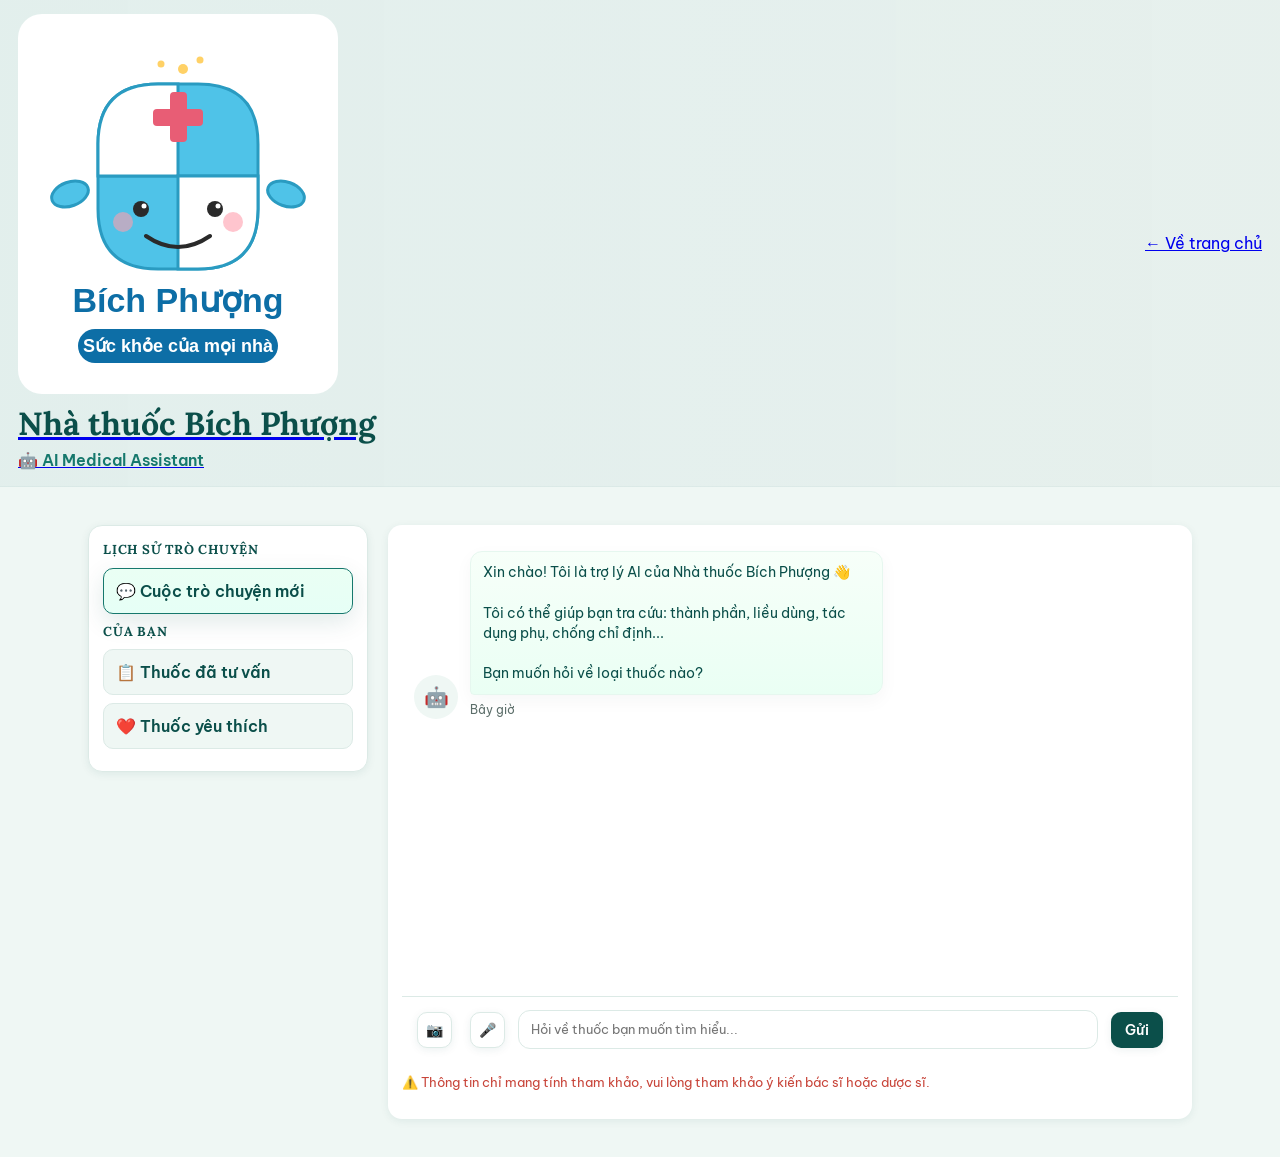
<file: pages/ai-tu-van.html>
<!DOCTYPE html>
<html>

<head>
    <meta charset="UTF-8">
    <title>Tư vấn AI - Nhà thuốc Bích Phượng</title>
    <link rel="stylesheet" href="../style.css">
</head>

<body class="trangTuVanAI">

    <header class="headerTuVan">
        <a href="../index.html" class="logoTuVan">
            <img src="../linh-vat-bich-phuong-v2.svg" alt="Logo" class="logoAnhTuVan">
            <div>
                <h1>Nhà thuốc Bích Phượng</h1>
                <p>🤖 AI Medical Assistant</p>
            </div>
        </a>
        <a href="../index.html" class="nutVeTrangChu">← Về trang chủ</a>
    </header>

    <div class="khungTuVanChinh">

        <aside class="menuTuVanai">
            <h3>Lịch sử trò chuyện</h3>
            <div class="mucLichSuChat active">💬 Cuộc trò chuyện mới</div>

            <h3>Của bạn</h3>
            <div class="mucCongCu" data-cong-cu="thuocDaTuVan">📋 Thuốc đã tư vấn</div>
            <div class="mucCongCu" data-cong-cu="thuocYeuThich">❤️ Thuốc yêu thích</div>
        </aside>

        <main class="khungChat">

            <div class="vungTinNhan" id="vungTinNhan">
                <div class="tinNhan tinNhanAI">
                    <div class="avatarChat avatarAI">🤖</div>
                    <div class="noiDungTinNhan">
                        <div class="bongChat bongChatAI">
                            Xin chào! Tôi là trợ lý AI của Nhà thuốc Bích Phượng 👋<br><br>
                            Tôi có thể giúp bạn tra cứu: thành phần, liều dùng, tác dụng phụ, chống chỉ định...<br><br>
                            Bạn muốn hỏi về loại thuốc nào?
                        </div>
                        <span class="thoiGianChat">Bây giờ</span>
                    </div>
                </div>
            </div>

            <div class="dangGoChat" id="dangGoChat" style="display:none;">
                <div class="avatarChat avatarAI">🤖</div>
                <div class="bongChat bongChatAI">
                    <span class="cham"></span><span class="cham"></span><span class="cham"></span>
                </div>
            </div>

            <div class="khungNhapChat">
                <button type="button" class="nutIconChat" id="nutUpload" title="Tải ảnh lên">📷</button>
                <button type="button" class="nutIconChat" id="nutMicro" title="Ghi âm">🎤</button>
                <input type="text" id="oNhapChat" placeholder="Hỏi về thuốc bạn muốn tìm hiểu...">
                <button type="button" id="nutGuiChat">Gửi</button>
            </div>

            <p class="canhBaoAI">⚠️ Thông tin chỉ mang tính tham khảo, vui lòng tham khảo ý kiến bác sĩ hoặc dược sĩ.
            </p>

        </main>
    </div>

    <script src="ai-tu-van.js"></script>
</body>

</html>
</file>
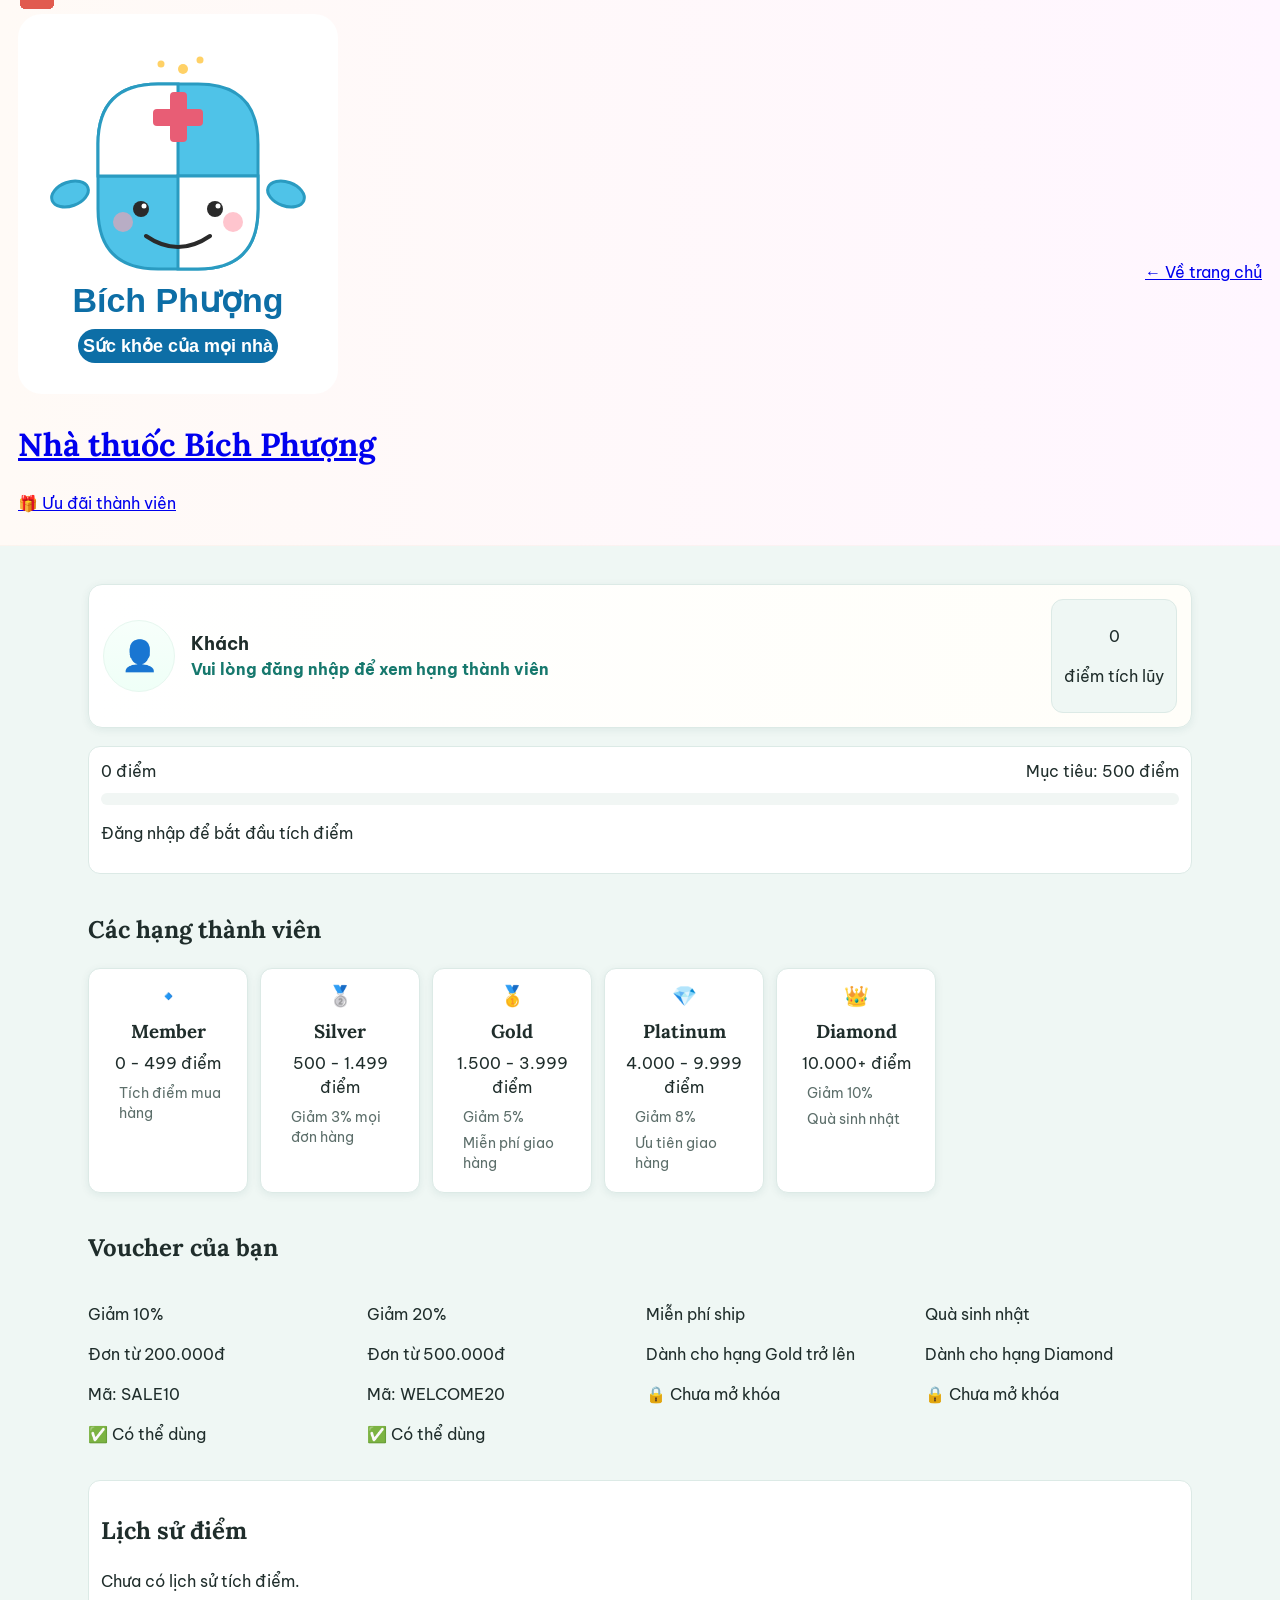
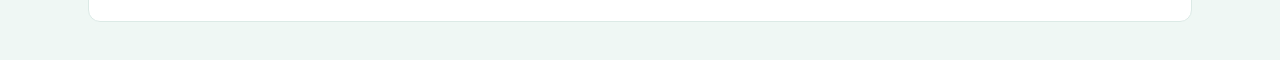
<file: pages/uu-dai-thanh-vien.html>
<!DOCTYPE html>
<html>

<head>
    <meta charset="UTF-8">
    <title>Ưu đãi thành viên - Nhà thuốc Bích Phượng</title>
    <link rel="stylesheet" href="../style.css">
</head>

<body class="trangVip">

    <header class="headerTuVan">
        <a href="../index.html" class="logoTuVan">
            <img src="../linh-vat-bich-phuong-v2.svg" alt="Logo" class="logoAnhTuVan">
            <div>
                <h1>Nhà thuốc Bích Phượng</h1>
                <p>🎁 Ưu đãi thành viên</p>
            </div>
        </a>
        <a href="../index.html" class="nutVeTrangChu">← Về trang chủ</a>
    </header>

    <div class="khungVipChinh">

        <section class="theHangThanhVien">
            <div class="avatarVip">👤</div>
            <div class="thongTinVip">
                <p class="tenKhachVip" id="tenKhachVip">Khách</p>
                <p class="hangThanhVienVip" id="hangThanhVienVip">Chưa đăng nhập</p>
            </div>
            <div class="diemVip">
                <p class="soDiemVip" id="soDiemVipLon">0</p>
                <p>điểm tích lũy</p>
            </div>
        </section>

        <section class="tienTrinhVip">
            <div class="hangTienTrinh">
                <span id="diemHienTaiText">0 điểm</span>
                <span id="diemMucTieuText">Mục tiêu: 500 điểm</span>
            </div>
            <div class="thanhTienTrinhNen">
                <div class="thanhTienTrinhFill" id="thanhTienTrinhFill" style="width:0%;"></div>
            </div>
            <p class="ghiChuTienTrinh" id="ghiChuTienTrinh">Tích thêm 500 điểm để lên hạng Silver</p>
        </section>

        <section class="danhSachHangVip">
            <h2>Các hạng thành viên</h2>
            <div class="luoiHangVip">
                <div class="theHangNho" data-hang="Member">
                    <div class="iconHang">🔹</div>
                    <h3>Member</h3>
                    <p>0 - 499 điểm</p>
                    <ul>
                        <li>Tích điểm mua hàng</li>
                    </ul>
                </div>
                <div class="theHangNho" data-hang="Silver">
                    <div class="iconHang">🥈</div>
                    <h3>Silver</h3>
                    <p>500 - 1.499 điểm</p>
                    <ul>
                        <li>Giảm 3% mọi đơn hàng</li>
                    </ul>
                </div>
                <div class="theHangNho" data-hang="Gold">
                    <div class="iconHang">🥇</div>
                    <h3>Gold</h3>
                    <p>1.500 - 3.999 điểm</p>
                    <ul>
                        <li>Giảm 5%</li>
                        <li>Miễn phí giao hàng</li>
                    </ul>
                </div>
                <div class="theHangNho" data-hang="Platinum">
                    <div class="iconHang">💎</div>
                    <h3>Platinum</h3>
                    <p>4.000 - 9.999 điểm</p>
                    <ul>
                        <li>Giảm 8%</li>
                        <li>Ưu tiên giao hàng</li>
                    </ul>
                </div>
                <div class="theHangNho" data-hang="Diamond">
                    <div class="iconHang">👑</div>
                    <h3>Diamond</h3>
                    <p>10.000+ điểm</p>
                    <ul>
                        <li>Giảm 10%</li>
                        <li>Quà sinh nhật</li>
                    </ul>
                </div>
            </div>
        </section>

        <section class="danhSachVoucher">
            <h2>Voucher của bạn</h2>
            <div class="luoiVoucher" id="luoiVoucher"></div>
        </section>

        <section class="lichSuVip">
            <h2>Lịch sử điểm</h2>
            <div id="lichSuDiemVip"></div>
        </section>

    </div>

    <script src="uu-dai-thanh-vien.js"></script>
</body>

</html>
</file>
<file: style.css>
@import url('https://fonts.googleapis.com/css2?family=Lora:ital,wght@0,500;0,600;0,700;1,500&family=Be+Vietnam+Pro:wght@400;500;600;700&display=swap');

* {
    box-sizing: border-box;
}

:root {
    --pine: #0B4F4A;
    --teal: #16786D;
    --mint: #EFF7F4;
    --white: #FFFFFF;
    --clay: #E15B4F;
    --clay-dark: #C8453A;
    --ink: #1F2D2B;
    --ink-soft: #5C6E6A;
    --line: #DCEAE6;
    --shadow-sm: 0 2px 8px rgba(11, 79, 74, 0.08);
    --shadow-md: 0 8px 24px rgba(11, 79, 74, 0.12);
    --shadow-lg: 0 20px 48px rgba(11, 79, 74, 0.22);
}

html {
    scroll-behavior: smooth;
}

body {
    font-family: "Be Vietnam Pro", "Segoe UI", sans-serif;
    background: var(--mint);
    margin: 0;
    padding: 0;
    color: var(--ink);
    font-size: 16px;
    line-height: 1.5;
}

h1,
h2,
h3 {
    font-family: "Lora", serif;
}

p {
    font-size: 16px;
}

/* ============ header(tiêu đề) ============ */
.header {
    background: var(--pine);
    color: var(--white);
    padding: 28px 24px 46px;
    text-align: center;
    position: relative;
    box-shadow: var(--shadow-lg);
}

.hangTieuDe {
    display: flex;
    align-items: center;
    justify-content: center;
    gap: 16px;
    flex-wrap: wrap;
    position: relative;
    padding-right: 60px;
}

.linhVat {
    width: 90px;
    background: var(--white);
    border-radius: 20px;
    padding: 6px;
    box-shadow: var(--shadow-md);
}

.header h1 {
    color: var(--white);
    margin: 0;
    font-size: 32px;
    font-weight: 700;
}

.header p {
    color: rgba(255, 255, 255, 0.86);
    margin: 8px 0 0;
    font-size: 15px;
}

/* ============ LAYOUT CHÍNH ============ */
.noi-dung-chinh {
    background: var(--white);
    max-width: 1140px;
    margin: -28px auto 0;
    padding: 28px;
    border-radius: 22px;
    box-shadow: var(--shadow-lg);
    position: relative;
    border: 1px solid var(--line);
}

/* ============ Ô TÌM KIẾM ============ */
#oTimKiem {
    padding: 12px 18px;
    width: 100%;
    max-width: 360px;
    border: 1.5px solid var(--line);
    border-radius: 999px;
    font-size: 15px;
    margin-bottom: 14px;
    outline: none;
    font-family: inherit;
    background: var(--mint);
    color: var(--ink);
}

#oTimKiem:focus {
    border-color: var(--teal);
    background: var(--white);
    box-shadow: 0 0 0 3px rgba(22, 120, 109, 0.15);
}

/* ============ NÚT BẤM CHUNG ============ */
button {
    background: var(--teal);
    color: var(--white);
    border: none;
    border-radius: 10px;
    padding: 9px 18px;
    margin: 5px;
    font-size: 14px;
    font-weight: 600;
    cursor: pointer;
    font-family: inherit;
    box-shadow: var(--shadow-sm);
    transition: transform 0.15s ease, box-shadow 0.15s ease, background 0.15s ease;
}

button:hover {
    background: var(--pine);
    transform: translateY(-1px);
    box-shadow: var(--shadow-md);
}

button:active {
    transform: translateY(0);
}

button:disabled {
    background: #b7c4c1;
    color: #fff;
    cursor: not-allowed;
    box-shadow: none;
    transform: none;
}

/* ============ MENU DANH MỤC / MEGA MENU ============ */
.menuChinh {
    display: flex;
    gap: 10px;
    margin: 14px 0 18px;
    position: relative;
    flex-wrap: wrap;
}

.nutMoMenu {
    background: var(--mint);
    color: var(--pine);
    border: 1.5px solid var(--line);
    box-shadow: none;
    font-weight: 600;
}

.nutMoMenu:hover {
    background: var(--pine);
    color: var(--white);
    border-color: var(--pine);
}

.nutTatCa {
    background: var(--ink);
    color: var(--white);
}

.nutTatCa:hover {
    background: #000;
}

#megaMenu {
    position: absolute;
    background: var(--white);
    border: 1px solid var(--line);
    box-shadow: var(--shadow-lg);
    display: flex;
    width: 520px;
    z-index: 50;
    border-radius: 18px;
    overflow: hidden;
    margin-top: 8px;
}

.cotPhai {
    flex: 1;
    padding: 16px;
    display: flex;
    flex-wrap: wrap;
    align-content: flex-start;
    gap: 8px;
}

.mucCotPhai {
    padding: 7px 14px;
    background: var(--mint);
    border-radius: 999px;
    cursor: pointer;
    font-size: 14px;
    color: var(--pine);
    font-weight: 600;
}

.mucCotPhai:hover {
    background: var(--teal);
    color: var(--white);
}

/* ============ SẢN PHẨM ============ */
ol {
    display: flex;
    justify-content: center;
    flex-wrap: wrap;
    gap: 22px;
    padding: 0;
    margin-top: 20px;
}

li {
    position: relative;
    background: var(--white);
    border: 1px solid var(--line);
    border-radius: 16px;
    padding: 20px 20px 18px;
    margin: 6px 0;
    list-style: none;
    width: 252px;
    text-align: left;
    box-shadow: var(--shadow-sm);
    transition: transform 0.22s ease, box-shadow 0.22s ease;
    animation: hienLen 0.4s ease;
}

li::before {
    content: "";
    position: absolute;
    top: -1px;
    left: 20px;
    width: 34px;
    height: 10px;
    background: var(--clay);
    border-radius: 0 0 6px 6px;
}

li:hover {
    transform: translateY(-6px);
    box-shadow: var(--shadow-md);
    border-color: var(--teal);
}

li img {
    width: 100%;
    height: 140px;
    object-fit: cover;
    border-radius: 12px;
    margin-bottom: 12px;
    background: var(--mint);
}

.tenSanPham {
    font-weight: 700;
    cursor: pointer;
    color: var(--pine);
    font-family: "Lora", serif;
    font-size: 16px;
}

.nutXemChiTiet {
    display: inline-block;
    font-size: 12.5px;
    color: var(--teal);
    cursor: pointer;
    margin-top: 4px;
    text-decoration: underline;
    text-decoration-style: dotted;
}

.nutXemChiTiet:hover {
    color: var(--pine);
}

.chitiet {
    background: var(--mint);
    padding: 10px 12px;
    margin-top: 10px;
    border-radius: 10px;
    font-size: 13px;
    text-align: left;
    color: var(--ink-soft);
    border-left: 3px solid var(--clay);
}

@keyframes hienLen {
    from {
        opacity: 0;
        transform: translateY(14px);
    }

    to {
        opacity: 1;
        transform: translateY(0);
    }
}

.nutThemGio {
    background: var(--clay);
}

.nutThemGio:hover {
    background: var(--clay-dark);
}

.nutbogio {
    background: var(--white);
    color: var(--ink-soft);
    border: 1.5px solid var(--line);
    box-shadow: none;
}

.nutbogio:hover {
    background: var(--mint);
    color: var(--ink);
}

.nutYeuThich {
    background: var(--white);
    color: #cbd6d3;
    border: 1.5px solid var(--line);
    box-shadow: none;
    padding: 4px 8px;
    margin: 8px 0 0 0;
    font-size: 19px;
    border-radius: 999px;
    line-height: 1;
}

.nutYeuThich:hover {
    transform: scale(1.08);
    box-shadow: none;
}

.nutYeuThich.active {
    background: #fdeceb;
    color: var(--clay);
    border-color: #f4c3bd;
}

/* ============ GIỎ HÀNG ============ */
.khuVucGioHang {
    position: relative;
    display: inline-block;
    margin-bottom: 16px;
}

#nutGioHangIcon {
    font-size: 15px;
    padding: 11px 18px;
    background: var(--clay);
    color: var(--white);
}

#nutGioHangIcon:hover {
    background: var(--clay-dark);
}

#khungGioHang {
    position: absolute;
    top: 52px;
    left: 0;
    background: var(--white);
    border: 1px solid var(--line);
    border-radius: 18px;
    box-shadow: var(--shadow-lg);
    padding: 22px;
    width: 350px;
    z-index: 80;
}

#khungGioHang h3 {
    margin: 0 0 6px;
    color: var(--pine);
}

#chiTietGioHang {
    font-size: 14px;
    margin-bottom: 10px;
    max-height: 190px;
    overflow-y: auto;
    padding-right: 4px;
}

.sanPhamTrongGio {
    text-align: left;
}

.sanPhamTrongGio p {
    margin: 2px 0;
    font-size: 14px;
}

.sanPhamTrongGio hr {
    border: none;
    border-top: 1px solid var(--line);
    margin: 10px 0;
}

.dongTongTien {
    font-weight: 700;
    font-size: 16px;
    border-top: 1px solid var(--line);
    padding-top: 10px;
    color: var(--pine);
    font-family: "Lora", serif;
}

.dongGiamGia {
    font-size: 14px;
    color: var(--clay-dark);
    font-weight: 600;
    border-top: none;
    padding-top: 0;
}

.dongDiem {
    font-size: 14px;
    color: var(--teal);
    font-weight: 600;
    border-top: none;
    padding-top: 0;
}

.dongCuoi {
    color: var(--pine);
    font-size: 15px;
}

#khungGioHang select {
    width: 100%;
    padding: 10px;
    border-radius: 10px;
    border: 1.5px solid var(--line);
    margin: 8px 0;
    font-family: inherit;
}

.khuVucMaGiamGia {
    margin: 10px 0 12px;
    padding: 12px;
    border: 1.5px dashed var(--teal);
    border-radius: 12px;
    background: var(--mint);
}

.khuVucTichDiem {
    margin: 8px 0 12px;
    padding: 12px;
    border: 1.5px dashed var(--clay);
    border-radius: 12px;
    background: #fdf3f2;
}

.chonDiem {
    display: flex;
    align-items: center;
    gap: 8px;
    font-weight: 600;
    color: var(--clay-dark);
}

.chonDiem input {
    width: auto;
    margin: 0;
}

.hangMaGiamGia {
    display: flex;
    gap: 6px;
    flex-wrap: wrap;
    margin-top: 6px;
}

#maGiamGia {
    flex: 1;
    min-width: 140px;
    margin: 0;
}

#nutApDungMaGiamGia,
#nutXoaMaGiamGia {
    padding: 8px 10px;
    margin: 0;
}

.thongBaoMaGiamGia {
    margin: 6px 0 0;
    font-size: 12px;
    color: var(--ink-soft);
}

#khungGioHang input,
#khungGioHang textarea {
    width: 100%;
    padding: 10px;
    border-radius: 10px;
    border: 1.5px solid var(--line);
    margin: 4px 0 8px;
    font-size: 14px;
    font-family: inherit;
}

.khungThongTinGiaoHang {
    margin-top: 10px;
    display: flex;
    flex-direction: column;
}

#nutThongTinGiaoHang {
    width: 100%;
    margin: 0 0 8px;
    background: var(--pine);
}

#formThongTinGiaoHang {
    display: flex;
    flex-direction: column;
    gap: 4px;
    padding: 12px;
    border: 1px solid var(--line);
    border-radius: 12px;
    background: var(--mint);
}

#formThongTinGiaoHang input,
#formThongTinGiaoHang textarea {
    margin: 0 0 6px;
}

.hangNutGioHang {
    display: flex;
    gap: 8px;
    margin-top: 10px;
}

.hangNutGioHang button {
    flex: 1;
}

.hangNutGioHang #nutThanhToan {
    background: var(--clay);
}

.hangNutGioHang #nutThanhToan:hover {
    background: var(--clay-dark);
}

/* ============ MODAL GIAO HÀNG NHANH ============ */
.hopThoaiGiaoHang {
    position: fixed;
    inset: 0;
    z-index: 200;
    display: flex;
    align-items: center;
    justify-content: center;
    padding: 16px;
}

.nenMo {
    position: absolute;
    inset: 0;
    background: rgba(11, 40, 37, 0.55);
}

.cuaSoGiaoHang {
    position: relative;
    background: var(--white);
    border-radius: 20px;
    width: min(94vw, 820px);
    max-height: 90vh;
    overflow-y: auto;
    box-shadow: var(--shadow-lg);
}

.tieuDeGiaoHang {
    display: flex;
    align-items: flex-start;
    justify-content: space-between;
    padding: 20px 24px;
    background: var(--pine);
    color: var(--white);
    border-radius: 20px 20px 0 0;
}

.tieuDeGiaoHang h2 {
    color: var(--white);
    margin: 0 0 6px;
    font-size: 20px;
}

.tieuDeGiaoHang p {
    color: rgba(255, 255, 255, 0.85);
    margin: 0;
    font-size: 13.5px;
}

.tieuDeGiaoHang button {
    background: rgba(255, 255, 255, 0.15);
    margin: 0;
    padding: 6px 10px;
    box-shadow: none;
}

.noiDungGiaoHang {
    display: grid;
    grid-template-columns: 1fr 1fr;
    gap: 20px;
    padding: 22px 24px;
}

.cotTraiGiaoHang label {
    font-size: 13px;
    font-weight: 600;
    color: var(--ink-soft);
    display: block;
    margin: 10px 0 4px;
}

.cotTraiGiaoHang select,
.cotTraiGiaoHang input {
    width: 100%;
    padding: 10px;
    border-radius: 10px;
    border: 1.5px solid var(--line);
    font-family: inherit;
}

#kiemTraKhuVuc {
    width: 100%;
    margin-top: 16px;
    background: var(--clay);
}

#kiemTraKhuVuc:hover {
    background: var(--clay-dark);
}

.nhanDiaChiDaLuu {
    font-size: 12px;
    font-weight: 700;
    color: var(--ink-soft);
    text-transform: uppercase;
    letter-spacing: 0.06em;
    margin: 0 0 8px;
}

.theDiaChiDaLuu {
    background: var(--mint);
    border: 1.5px dashed var(--teal);
    border-radius: 12px;
    padding: 14px;
    margin-bottom: 12px;
}

.theDiaChiDaLuu p {
    margin: 3px 0;
    font-size: 14px;
}

#nutKiemTraLaiDiaChiCu {
    width: 100%;
    background: var(--clay);
}

#nutKiemTraLaiDiaChiCu:hover {
    background: var(--clay-dark);
}

.nutPhu {
    width: 100%;
    background: var(--white);
    color: var(--pine);
    border: 1.5px solid var(--line);
    box-shadow: none;
    margin-top: 8px;
}

.nutPhu:hover {
    background: var(--mint);
}

.theThongTin {
    background: var(--mint);
    border-radius: 14px;
    padding: 16px;
    margin-bottom: 14px;
}

.theThongTin h3 {
    margin: 0 0 10px;
    color: var(--pine);
    font-size: 15px;
}

.theKetQua h4 {
    margin: 0 0 6px;
    font-size: 15px;
}

.theKetQua p {
    margin: 3px 0;
    font-size: 13.5px;
}

.thanhCong {
    color: #1a8f5e;
}

.canhBao {
    color: #b45309;
}

.thatBai {
    color: var(--clay-dark);
}

.bangThongTin {
    width: 100%;
    font-size: 13.5px;
    border-collapse: collapse;
}

.bangThongTin td {
    padding: 6px 4px;
    vertical-align: top;
}

.bangThongTin td:first-child {
    color: var(--ink-soft);
    width: 90px;
}

.chanHopThoai {
    padding: 16px 24px 24px;
}

#xacNhanDatHang {
    width: 100%;
    background: var(--pine);
}

/* ============ POPUP THANH TOÁN THÀNH CÔNG ============ */
.popupThanhCong {
    position: fixed;
    inset: 0;
    z-index: 500;
    display: flex;
    align-items: center;
    justify-content: center;
    background: rgba(11, 40, 37, 0.6);
    padding: 16px;
}

#phaoHoa {
    position: absolute;
    inset: 0;
    width: 100%;
    height: 100%;
    pointer-events: none;
}

.popupNoiDung {
    position: relative;
    background: var(--white);
    border-radius: 22px;
    padding: 32px;
    width: min(92vw, 420px);
    text-align: center;
    box-shadow: var(--shadow-lg);
}

.iconThanhCong {
    font-size: 46px;
}

.popupNoiDung h2 {
    color: var(--pine);
    margin: 6px 0 14px;
}

.badgeGiaoNhanh {
    display: inline-block;
    margin-left: 8px;
    background: #1a8f5e;
    color: #fff;
    padding: 4px 8px;
    border-radius: 999px;
    font-size: 12px;
    font-weight: 700;
    vertical-align: middle;
}

.popupNoiDung p {
    text-align: left;
    background: var(--mint);
    border-radius: 12px;
    padding: 14px;
    font-size: 14px;
    line-height: 1.8;
}

#nutDongPopupThanhCong {
    background: var(--clay);
    margin-top: 10px;
}

.xemDon {
    margin-top: 10px;
    color: var(--teal);
    text-decoration: underline;
    cursor: pointer;
    font-weight: 700;
}

#chiTietDon p,
#chiTietDon ul {
    margin: 6px 0;
    color: var(--ink);
}

/* ============ THÔNG BÁO KHUYẾN MÃI ============ */
.khuVucThongBao {
    margin: 20px 0 20px;
    padding: 16px 18px;
    border-radius: 16px;
    background: var(--mint);
    border: 1px solid var(--line);
}

.thongBaoStrip {
    display: grid;
    gap: 10px;
}

.thongBaoItem {
    display: none;
    align-items: center;
    justify-content: space-between;
    gap: 12px;
    padding: 12px 16px;
    border-radius: 12px;
    background: var(--white);
    color: var(--ink);
    border: 1px solid var(--line);
}

.thongBaoItem.active {
    display: flex;
    flex-wrap: wrap;
}

.thongBaoBadge {
    display: inline-flex;
    align-items: center;
    justify-content: center;
    padding: 5px 12px;
    border-radius: 999px;
    background: var(--clay);
    color: var(--white);
    font-size: 11px;
    font-weight: 700;
    text-transform: uppercase;
    letter-spacing: 0.06em;
}

/* ============ HAMBURGER MENU ============ */
#dauBaGach {
    position: absolute;
    top: 50%;
    right: 4px;
    transform: translateY(-50%);
    background: rgba(255, 255, 255, 0.14);
    color: var(--white);
    border: 1.5px solid rgba(255, 255, 255, 0.3);
    border-radius: 999px;
    font-size: 22px;
    cursor: pointer;
    box-shadow: none;
    padding: 8px 12px;
    width: 44px;
    height: 44px;
    display: inline-flex;
    align-items: center;
    justify-content: center;
    z-index: 10;
}

#dauBaGach:hover {
    background: rgba(255, 255, 255, 0.24);
}

#dauBaGach:focus-visible {
    outline: 2px solid #fff;
    outline-offset: 2px;
}

#menuBaGach {
    position: absolute;
    top: calc(100% + 10px);
    right: 0;
    width: 270px;
    background: var(--white);
    border-radius: 14px;
    box-shadow: var(--shadow-lg);
    z-index: 999;
    overflow: hidden;
    border: 1px solid var(--line);
}

.mucMenu {
    padding: 13px 16px;
    cursor: pointer;
    border-bottom: 1px solid var(--line);
    color: var(--ink);
    display: flex;
    align-items: center;
    gap: 10px;
    transition: background 0.18s ease, transform 0.18s ease;
    font-weight: 500;
    text-decoration: none;
    font-size: 14.5px;
}

.mucMenu:last-child {
    border-bottom: none;
}

.mucMenu:hover {
    background: var(--mint);
    color: var(--pine);
    transform: translateX(3px);
}

#khungTichDiem {
    padding: 12px 16px;
    background: #fdf3f2;
    color: var(--clay-dark);
}

#khungTichDiem p {
    margin: 4px 0;
    font-size: 14px;
}

/* ============ POPUP CHỨC NĂNG ============ */
.khungMenuChucNang {
    position: fixed;
    inset: 0;
    background: rgba(11, 40, 37, 0.55);
    display: flex;
    align-items: center;
    justify-content: center;
    padding: 20px;
    z-index: 400;
}

.khungMenuNoiDung {
    width: min(92vw, 480px);
    background: var(--white);
    border-radius: 18px;
    box-shadow: var(--shadow-lg);
    overflow: hidden;
}

.khungMenuHeader {
    display: flex;
    align-items: center;
    justify-content: space-between;
    padding: 16px 18px;
    border-bottom: 1px solid var(--line);
    background: var(--mint);
}

.khungMenuHeader h3 {
    margin: 0;
    color: var(--pine);
    font-size: 19px;
}

.khungMenuHeader button {
    margin: 0;
    padding: 6px 10px;
    background: var(--white);
    color: var(--pine);
    box-shadow: none;
}

.khungMenuBody {
    padding: 18px;
    color: var(--ink);
    max-height: 60vh;
    overflow-y: auto;
}

.khungMenuBody .bangThongTinChucNang {
    display: grid;
    gap: 8px;
}

.khungMenuBody .hangThongTin {
    padding: 11px 14px;
    border-radius: 10px;
    background: var(--mint);
    border: 1px solid var(--line);
    font-size: 14.5px;
}

.khungMenuBody .hangThongTin strong {
    color: var(--pine);
}

.hangNutYeuCauDangNhap {
    margin-top: 14px;
    text-align: center;
}

.khungMenuBody .nutKhungMenu {
    margin: 10px 0 0;
    padding: 9px 14px;
    background: var(--clay);
}

/* ============ YÊU THÍCH ============ */
.khungYeuThich {
    position: fixed;
    inset: 0;
    background: rgba(11, 40, 37, 0.55);
    display: flex;
    align-items: center;
    justify-content: center;
    padding: 20px;
    z-index: 300;
}

.khungYeuThichNoiDung {
    width: min(92vw, 560px);
    max-height: 80vh;
    overflow: hidden;
    background: var(--white);
    border-radius: 20px;
    box-shadow: var(--shadow-lg);
}

.khungYeuThichHeader {
    display: flex;
    align-items: center;
    justify-content: space-between;
    padding: 18px 20px;
    border-bottom: 1px solid var(--line);
    background: var(--mint);
}

.khungYeuThichHeader h3 {
    margin: 0;
    color: var(--pine);
    font-family: "Lora", serif;
}

.khungYeuThichHeader button {
    margin: 0;
    padding: 6px 10px;
    background: var(--white);
    color: var(--pine);
    box-shadow: none;
}

.khungYeuThichBody {
    padding: 18px 20px;
    max-height: calc(80vh - 74px);
    overflow-y: auto;
}

.mucYeuThich {
    display: flex;
    align-items: center;
    justify-content: space-between;
    gap: 12px;
    padding: 12px 0;
    border-bottom: 1px solid var(--line);
}

.mucYeuThich:last-child {
    border-bottom: none;
}

.mucYeuThich strong {
    display: block;
    color: var(--pine);
    font-family: "Lora", serif;
}

.mucYeuThich span {
    color: var(--clay-dark);
    font-size: 14px;
    font-weight: 600;
}

.hangNutYeuThichKhung {
    display: flex;
    gap: 8px;
    flex-wrap: wrap;
}

.hangNutYeuThichKhung button {
    margin: 0;
    padding: 8px 12px;
    font-size: 13px;
}

.nutBoYeuThichKhung {
    background: var(--clay);
}

.nutBoYeuThichKhung:hover {
    background: var(--clay-dark);
}

/* ============ HỒ SƠ KHÁCH HÀNG ============ */
.khuVucHoSo {
    margin: 18px 0 4px;
}

.hoSoCard {
    display: flex;
    justify-content: space-between;
    gap: 20px;
    padding: 22px;
    border-radius: 18px;
    background: var(--pine);
    color: var(--white);
    box-shadow: var(--shadow-md);
    flex-wrap: wrap;
}

.tieuDeNho {
    margin: 0 0 6px;
    color: rgba(255, 255, 255, 0.75);
    font-size: 12px;
    font-weight: 700;
    text-transform: uppercase;
    letter-spacing: 0.08em;
}

.hoSoCard h2 {
    margin: 0 0 8px;
    color: var(--white);
    font-size: 22px;
}

/* Giao diện mới cho Tư vấn AI và Ưu đãi thành viên */
.kheTuVanUuDai {
    display: flex;
    gap: 12px;
    align-items: stretch;
}

.kheTuVanUuDai a {
    display: flex;
    gap: 10px;
    align-items: center;
    text-decoration: none;
    padding: 12px 14px;
    border-radius: 12px;
    background: linear-gradient(180deg, #ffffff, #f7fffb);
    border: 1px solid #e6f2ee;
    min-width: 220px;
    box-shadow: 0 6px 18px rgba(10, 60, 55, 0.06);
    color: var(--pine);
}

.kheTuVanUuDai .tuVanIcon,
.kheTuVanUuDai .uudaiIcon {
    font-size: 28px;
    width: 54px;
    height: 54px;
    display: flex;
    align-items: center;
    justify-content: center;
    border-radius: 12px;
    background: linear-gradient(135deg, #effffb, #e6fff6);
    border: 1px solid #dff7ee;
}

.kheTuVanUuDai .tuVanNoiDung,
.kheTuVanUuDai .uudaiNoiDung {
    text-align: left;
}

.kheTuVanUuDai .tieuDeThe {
    margin: 0 0 4px;
    font-size: 15px;
    color: var(--pine);
}

.kheTuVanUuDai .moTa {
    margin: 0;
    font-size: 13px;
    color: var(--ink-soft);
}

/* hover */
.kheTuVanUuDai a:hover {
    transform: translateY(-4px);
    box-shadow: 0 12px 30px rgba(10, 60, 55, 0.09);
}

.hoSoCard p {
    margin: 0;
    color: rgba(255, 255, 255, 0.82);
}

.hoSoStats {
    display: grid;
    gap: 8px;
    min-width: 240px;
}

.statItem {
    padding: 11px 14px;
    border-radius: 12px;
    background: rgba(255, 255, 255, 0.12);
    color: var(--white);
    border: 1px solid rgba(255, 255, 255, 0.2);
    font-weight: 600;
    font-size: 14.5px;
}

.statItemNut {
    cursor: pointer;
    text-align: left;
    transition: transform 0.15s ease, background 0.15s ease;
    font-family: inherit;
}

.statItemNut:hover {
    background: rgba(255, 255, 255, 0.22);
    transform: translateY(-2px);
}

/* ============ TOAST THÔNG BÁO ============ */
.thong-bao {
    position: fixed;
    top: 18px;
    right: 18px;
    z-index: 999;
    display: flex;
    flex-direction: column;
    gap: 8px;
    pointer-events: none;
}

.thong-bao .thongItem {
    background: var(--pine);
    color: var(--white);
    padding: 12px 18px;
    border-radius: 999px;
    box-shadow: var(--shadow-lg);
    min-width: 220px;
    animation: slideIn 0.25s ease;
    font-size: 14px;
    font-weight: 500;
}

.thong-bao .thongItem.success {
    background: #1a8f5e;
}

.thong-bao .thongItem.error {
    background: var(--clay-dark);
}

@keyframes slideIn {
    from {
        opacity: 0;
        transform: translateY(-8px);
    }

    to {
        opacity: 1;
        transform: translateY(0);
    }
}

/* ============ ĐĂNG NHẬP / ĐĂNG KÝ TRƯỢT ============ */
.containerDangNhap {
    position: fixed;
    top: 50%;
    left: 50%;
    transform: translate(-50%, -50%);
    width: min(92vw, 720px);
    min-height: 480px;
    background: var(--white);
    border-radius: 26px;
    box-shadow: var(--shadow-lg);
    overflow: hidden;
    z-index: 100;
}

.containerDangNhap h1 {
    font-size: 26px;
    margin: 0 0 6px;
}

.containerDangNhap .formBox {
    position: absolute;
    top: 0;
    height: 100%;
    width: 50%;
    display: flex;
    align-items: center;
    color: var(--ink);
    text-align: center;
    padding: 40px;
    z-index: 1;
    transition: 0.6s ease-in-out 1.2s, visibility 0s 1.2s;
}

.containerDangNhap .formBox form {
    width: 100%;
}

.containerDangNhap .formBox input {
    width: 100%;
    padding: 11px 12px;
    margin: 8px 0;
    border: 1.5px solid var(--line);
    border-radius: 10px;
    font-family: inherit;
}

.containerDangNhap .hangMatKhau {
    display: flex;
    align-items: center;
    gap: 5px;
}

.containerDangNhap .hangMatKhau input {
    flex: 1;
}

.containerDangNhap .dangnhapbang {
    font-size: 12px;
    margin: 12px 0 8px;
    color: var(--ink-soft);
    text-transform: uppercase;
    letter-spacing: 0.06em;
}

.containerDangNhap .hangMangXaHoi {
    display: flex;
    flex-direction: column;
    gap: 6px;
}

.containerDangNhap .nutMangXaHoi {
    padding: 8px 12px;
    font-size: 13px;
    display: flex;
    align-items: center;
    justify-content: center;
    gap: 8px;
    width: 100%;
    background: var(--white);
    color: var(--ink);
    border: 1.5px solid var(--line);
    box-shadow: none;
}

.nutGoogle:hover {
    background: #fdeceb;
}

.nutFacebook {
    background: #1877f2;
    color: #fff;
    border-color: #1877f2 !important;
}

.nutFacebook:hover {
    background: #145dbf;
}

.nutZalo {
    background: #0068ff;
    color: #fff;
    border-color: #0068ff !important;
}

.nutZalo:hover {
    background: #0052cc;
}

.formDangKy {
    left: 0;
    opacity: 0;
    visibility: hidden;
    z-index: 1;
}

.formDangNhap2 {
    left: 0;
    z-index: 2;
    visibility: visible;
}

.containerDangNhap.active .formDangKy {
    transform: translateX(100%);
    opacity: 1;
    visibility: visible;
    z-index: 5;
    animation: hienForm 0.6s;
}

.containerDangNhap.active .formDangNhap2 {
    transform: translateX(100%);
    visibility: hidden;
    transition: 0.6s ease-in-out 0s, visibility 0s 0.6s;
}

.toggleContainer {
    position: absolute;
    top: 0;
    left: 50%;
    width: 50%;
    height: 100%;
    overflow: hidden;
    transition: 0.6s ease-in-out;
    border-radius: 160px 0 0 110px;
    z-index: 1000;
}

.containerDangNhap.active .toggleContainer {
    transform: translateX(-100%);
    border-radius: 0 160px 110px 0;
}

.toggle {
    background: var(--pine);
    height: 100%;
    color: var(--white);
    position: relative;
    left: -100%;
    width: 200%;
    transform: translateX(0);
    transition: 0.6s ease-in-out;
}

.containerDangNhap.active .toggle {
    transform: translateX(50%);
}

.togglePanel {
    position: absolute;
    width: 50%;
    height: 100%;
    display: flex;
    flex-direction: column;
    align-items: center;
    justify-content: center;
    padding: 0 32px;
    text-align: center;
    top: 0;
    transition: 0.6s ease-in-out;
}

.toggleLeft {
    transform: translateX(-200%);
}

.containerDangNhap.active .toggleLeft {
    transform: translateX(0);
}

.toggleRight {
    right: 0;
    transform: translateX(0);
}

.containerDangNhap.active .toggleRight {
    transform: translateX(200%);
}

.nutTrong {
    background: transparent;
    border: 1.5px solid var(--white);
    color: var(--white);
    box-shadow: none;
}

.nutTrong:hover {
    background: rgba(255, 255, 255, 0.14);
}

.dongContainerDangNhap {
    position: absolute;
    top: 14px;
    left: 14px;
    width: 34px;
    height: 34px;
    padding: 0;
    background: var(--white);
    color: var(--pine);
    border: 1.5px solid var(--line);
    box-shadow: none;
    z-index: 1500;
    border-radius: 50%;
}

@keyframes hienForm {

    0%,
    49.99% {
        opacity: 0;
        z-index: 1;
    }

    50%,
    100% {
        opacity: 1;
        z-index: 5;
    }
}

/* ============ FOOTER(chân trang) ============ */
.chanTrang {
    background: var(--pine);
    color: var(--white);
    margin-top: 32px;
    padding: 36px 24px 0;
}

.chanTrangNoiDung {
    max-width: 1140px;
    margin: 0 auto;
    display: grid;
    grid-template-columns: 1.4fr 1fr 1fr;
    gap: 24px;
    padding-bottom: 28px;
    border-bottom: 1px solid rgba(255, 255, 255, 0.15);
}

.chanTrangCot {
    min-width: 0;
}

.chanTrangTieuDe {
    color: var(--white);
    font-size: 18px;
    margin: 0 0 12px;
}

.chanTrangDong {
    margin: 6px 0;
    color: rgba(255, 255, 255, 0.85);
    font-size: 14px;
}

.diaChi p {
    margin: 4px 0;
    color: rgba(255, 255, 255, 0.85);
    font-size: 14px;
}

.chanTrangNutHanhDong {
    display: flex;
    flex-direction: column;
    gap: 8px;
}

.chanTrangNutHanhDong a {
    display: inline-flex;
    align-items: center;
    justify-content: center;
    gap: 6px;
    padding: 10px 14px;
    border-radius: 10px;
    text-decoration: none;
    font-size: 14px;
    font-weight: 600;
    color: var(--white);
    transition: transform 0.15s ease, filter 0.15s ease;
}

.chanTrangNutHanhDong a:hover {
    transform: translateY(-2px);
    filter: brightness(1.1);
}

.nutChiDuong {
    background: var(--clay);
}

.nutGoiDien {
    background: var(--teal);
}

.nutFacebook {
    background: #1877f2;
}

.chanTrangBanDo {
    max-width: 1140px;
    margin: 20px auto 0;
    border-radius: 14px;
    overflow: hidden;
    border: 1px solid rgba(255, 255, 255, 0.15);
}

.chanTrangBanQuyen {
    text-align: center;
    color: rgba(255, 255, 255, 0.6);
    font-size: 13px;
    padding: 18px 0;
    margin: 20px 0 0;
}

/* ============ RESPONSIVE ============ */
@media (max-width: 700px) {
    body {
        font-size: 15px;
    }

    .header h1 {
        font-size: 25px;
    }

    .noi-dung-chinh {
        padding: 18px;
        border-radius: 18px;
    }

    ol {
        flex-direction: column;
        align-items: center;
    }

    li {
        width: 100%;
    }

    #megaMenu {
        width: 100%;
        left: 0;
        right: 0;
    }

    #khungGioHang {
        width: 92vw;
    }

    .thongBaoItem {
        flex-direction: column;
        align-items: flex-start;
    }

    .hoSoCard {
        flex-direction: column;
    }

    .hoSoStats {
        min-width: 0;
    }

    .noiDungGiaoHang {
        grid-template-columns: 1fr;
    }

    .chanTrangNoiDung {
        grid-template-columns: 1fr;
    }

    .containerDangNhap .formBox {
        padding: 24px;
    }

    .toggleContainer {
        display: none;
    }

    .containerDangNhap.active .formDangKy {
        transform: none;
        left: 0;
        opacity: 1;
        z-index: 5;
    }

    .containerDangNhap.active .formDangNhap2 {
        display: none;
    }

    .formDangNhap2 {
        width: 100%;
    }

    .formDangKy {
        width: 100%;
    }
}

@media (prefers-reduced-motion: reduce) {
    * {
        animation: none !important;
        transition: none !important;
    }
}

/* ============ TRANG TƯ VẤN AI (Tab) ============ */
.khungTuVanChinh {
    max-width: 1140px;
    margin: 20px auto;
    display: grid;
    grid-template-columns: 280px 1fr;
    gap: 20px;
    padding: 18px;
}

.menuTuVanai {
    background: var(--white);
    border: 1px solid var(--line);
    border-radius: 14px;
    padding: 14px;
    box-shadow: var(--shadow-sm);
    position: sticky;
    top: 24px;
    height: fit-content;
}

.menuTuVanai h3 {
    margin: 0 0 8px;
    color: var(--pine);
    font-size: 13px;
    text-transform: uppercase;
    letter-spacing: 0.06em;
}

.mucLichSuChat,
.mucCongCu {
    padding: 10px 12px;
    border-radius: 10px;
    background: var(--mint);
    border: 1px solid var(--line);
    margin-bottom: 8px;
    cursor: pointer;
    font-weight: 600;
    color: var(--pine);
}

.mucLichSuChat.active,
.mucCongCu.active {
    background: linear-gradient(180deg, #eafff4, #e6fff6);
    border-color: var(--teal);
    box-shadow: var(--shadow-md);
    color: var(--pine);
}

.mucLichSuChat:hover,
.mucCongCu:hover {
    transform: translateX(4px);
}

.khungChat {
    background: var(--white);
    border-radius: 14px;
    padding: 14px;
    box-shadow: var(--shadow-sm);
    display: flex;
    flex-direction: column;
    min-height: 66vh;
}

.vungTinNhan {
    flex: 1;
    overflow-y: auto;
    padding: 12px;
    display: flex;
    flex-direction: column;
    gap: 10px;
}

.tinNhan {
    display: flex;
    gap: 12px;
    align-items: flex-end;
}

.avatarChat {
    width: 44px;
    height: 44px;
    border-radius: 50%;
    background: var(--mint);
    display: flex;
    align-items: center;
    justify-content: center;
    font-size: 20px;
}

.noiDungTinNhan {
    display: flex;
    flex-direction: column;
    gap: 6px;
}

.bongChat {
    padding: 10px 12px;
    border-radius: 12px;
    max-width: 72%;
    font-size: 14px;
    line-height: 1.45;
}

.bongChatAI {
    background: #f1fff9;
    border: 1px solid #e6f7ef;
    color: var(--pine);
    border-radius: 12px 12px 12px 4px;
}

.bongChatUser {
    background: var(--teal);
    color: #fff;
    margin-left: auto;
    border-radius: 12px 12px 4px 12px;
}

.thoiGianChat {
    font-size: 12px;
    color: var(--ink-soft);
}

.khungNhapChat {
    display: flex;
    gap: 8px;
    padding: 10px;
    border-top: 1px solid var(--line);
    align-items: center;
}

.nutIconChat {
    background: var(--white);
    border: 1px solid var(--line);
    padding: 8px;
    border-radius: 10px;
    cursor: pointer;
}

#oNhapChat {
    flex: 1;
    padding: 10px 12px;
    border-radius: 12px;
    border: 1.5px solid var(--line);
    font-family: inherit;
}

#nutGuiChat {
    background: var(--pine);
    color: var(--white);
    padding: 9px 14px;
    border-radius: 10px;
}

.canhBaoAI {
    margin-top: 10px;
    font-size: 13px;
    color: var(--clay-dark);
}

/* ============ TRANG ƯU ĐÃI THÀNH VIÊN (Tab) ============ */
.khungVipChinh {
    max-width: 1140px;
    margin: 20px auto;
    padding: 18px;
    display: grid;
    gap: 18px;
}

.theHangThanhVien {
    display: flex;
    gap: 16px;
    align-items: center;
    background: var(--white);
    padding: 14px;
    border-radius: 14px;
    border: 1px solid var(--line);
    box-shadow: var(--shadow-sm);
}

.avatarVip {
    width: 72px;
    height: 72px;
    border-radius: 50%;
    display: flex;
    align-items: center;
    justify-content: center;
    font-size: 30px;
    background: linear-gradient(180deg, #f7fffb, #effff7);
    border: 1px solid #e6f7ef;
}

.thongTinVip .tenKhachVip {
    margin: 0;
    font-size: 18px;
    font-weight: 700;
}

.hangThanhVienVip {
    margin: 0;
    color: var(--teal);
    font-weight: 700;
}

.diemVip {
    margin-left: auto;
    text-align: center;
    background: var(--mint);
    padding: 8px 12px;
    border-radius: 12px;
    border: 1px solid var(--line);
}

.tienTrinhVip {
    background: var(--white);
    padding: 12px;
    border-radius: 12px;
    border: 1px solid var(--line);
}

.hangTienTrinh {
    display: flex;
    justify-content: space-between;
    gap: 8px;
}

.thanhTienTrinhNen {
    background: #f1f6f4;
    height: 12px;
    border-radius: 999px;
    overflow: hidden;
    margin-top: 10px;
}

.thanhTienTrinhFill {
    height: 100%;
    background: linear-gradient(90deg, var(--teal), var(--pine));
    transition: width 0.4s ease;
}

.luoiHangVip {
    display: flex;
    gap: 12px;
    flex-wrap: wrap;
}

.theHangNho {
    background: var(--white);
    border: 1px solid var(--line);
    padding: 12px;
    border-radius: 12px;
    width: 160px;
    text-align: center;
    box-shadow: var(--shadow-sm);
}

.iconHang {
    font-size: 20px;
    margin-bottom: 6px;
}

.luoiVoucher {
    display: grid;
    grid-template-columns: repeat(auto-fit, minmax(220px, 1fr));
    gap: 12px;
}

.lichSuVip {
    background: var(--white);
    padding: 12px;
    border-radius: 12px;
    border: 1px solid var(--line);
}

@media (max-width: 900px) {
    .khungTuVanChinh {
        grid-template-columns: 1fr;
    }

    .khungVipChinh {
        padding: 12px;
    }

    .theHangNho {
        width: calc(50% - 8px);
    }
}

@media (max-width: 520px) {
    .theHangNho {
        width: 100%;
    }
}

/* ============ HIỆU ỨNG MÀU CHO TRANG AI & ƯU ĐÃI ============ */
/* AI page header accent */
.trangTuVanAI .headerTuVan {
    display: flex;
    align-items: center;
    justify-content: space-between;
    gap: 12px;
    padding: 14px 18px;
    background: linear-gradient(90deg, rgba(22, 120, 109, 0.06), rgba(11, 79, 74, 0.04));
    border-bottom: 1px solid rgba(11, 79, 74, 0.04);
}

.trangTuVanAI .logoTuVan h1 {
    margin: 0;
    color: var(--pine);
}

.trangTuVanAI .logoTuVan p {
    margin: 0;
    color: var(--teal);
    font-weight: 600;
}

/* subtle gradient for chat bubbles on AI page */
.trangTuVanAI .bongChatAI {
    background: linear-gradient(180deg, #f7fff9, #eafff4);
    box-shadow: 0 6px 18px rgba(10, 60, 55, 0.04);
}

.trangTuVanAI .bongChatUser {
    background: linear-gradient(180deg, var(--teal), var(--pine));
    box-shadow: 0 8px 26px rgba(11, 79, 74, 0.08);
}

/* VIP page accent */
.trangVip .headerTuVan {
    display: flex;
    align-items: center;
    justify-content: space-between;
    gap: 12px;
    padding: 14px 18px;
    background: linear-gradient(90deg, #fffaf6, #fff6ff);
    border-bottom: 1px solid rgba(196, 145, 111, 0.06);
}

.trangVip .theHangThanhVien {
    background: linear-gradient(90deg, #ffffff, #fffef9);
}

.trangVip .theHangNho:hover {
    transform: translateY(-6px);
    box-shadow: 0 12px 30px rgba(10, 60, 55, 0.06);
    border-color: rgba(22, 120, 109, 0.08);
}

/* CTA for vouchers */
.trangVip .luoiVoucher .voucherCard {
    background: linear-gradient(180deg, #fffef8, #f7fff9);
    border: 1px solid #e6f7ef;
    padding: 12px;
    border-radius: 12px;
}

/* ============ FIX: override generic product <li> for member tiers ============ */
/* The global `li` rules apply to many places; make member-tier lists normal lists */
.theHangNho ul,
.luoiHangVip ul {
    margin: 8px 0 0;
    padding-left: 18px;
    list-style: disc;
}

.theHangNho ul li,
.luoiHangVip ul li {
    /* reset heavy product styles */
    position: static;
    background: transparent;
    border: none;
    padding: 0;
    margin: 6px 0;
    width: auto;
    box-shadow: none;
    display: list-item;
    color: var(--ink-soft);
    font-size: 13.5px;
}

/* ensure nested lists inside member cards are readable on small screens */
.theHangNho ul li ul {
    padding-left: 14px;
    margin-top: 6px;
}

/* small visual polish */
.theHangNho h3,
.theHangNho p {
    margin: 6px 0;
}

/* Order cards inside modal */
.dsDonHang {
    display: flex;
    flex-direction: column;
    gap: 12px;
}

.donCard {
    background: var(--white);
    border: 1px solid var(--line);
    border-radius: 12px;
    padding: 12px;
    box-shadow: var(--shadow-sm);
}

.donCardHeader {
    display: flex;
    justify-content: space-between;
    align-items: center;
    gap: 12px;
}

.trangThaiDon {
    padding: 6px 10px;
    border-radius: 999px;
    font-weight: 700;
    font-size: 13px;
}

.trangThaiGiaoNhanh { background: linear-gradient(90deg,var(--teal),var(--pine)); color: #fff; }
.trangThaiThuong { background: #f1f6f4; color: var(--pine); border: 1px solid var(--line); }

.donCardBody { display:flex; justify-content:space-between; gap:12px; align-items:center; margin-top:8px; }
.donSanPhamItem { background: var(--mint); padding:6px 8px; border-radius:8px; margin-bottom:4px; display:inline-block; color:var(--pine); }
.donTongTien { font-weight:700; color:var(--pine); }
.donCardFooter { margin-top:10px; display:flex; gap:8px; }
.donCardFooter button { padding:8px 10px; border-radius:8px; }

/* Profile editor in modal */
.khungCaNhan { display:flex; gap:18px; align-items:flex-start; }
.khungAnhVaThongTin { width: 180px; }
.khungAvatar { display:flex; flex-direction:column; gap:8px; align-items:center; }
.khungAvatar img { width:120px; height:120px; object-fit:cover; border-radius:50%; border:3px solid var(--line); box-shadow: var(--shadow-sm); background:var(--mint); }
.khungFormCaNhan { flex:1; display:flex; flex-direction:column; gap:8px; }
.khungFormCaNhan input, .khungFormCaNhan textarea { padding:10px; border-radius:10px; border:1.5px solid var(--line); font-family:inherit; }
.khungFormCaNhan label { font-weight:700; color:var(--pine); }

@media (max-width:800px) {
    .khungCaNhan { flex-direction:column; }
    .khungAnhVaThongTin { width:100%; display:flex; justify-content:center; }
}
</file>
